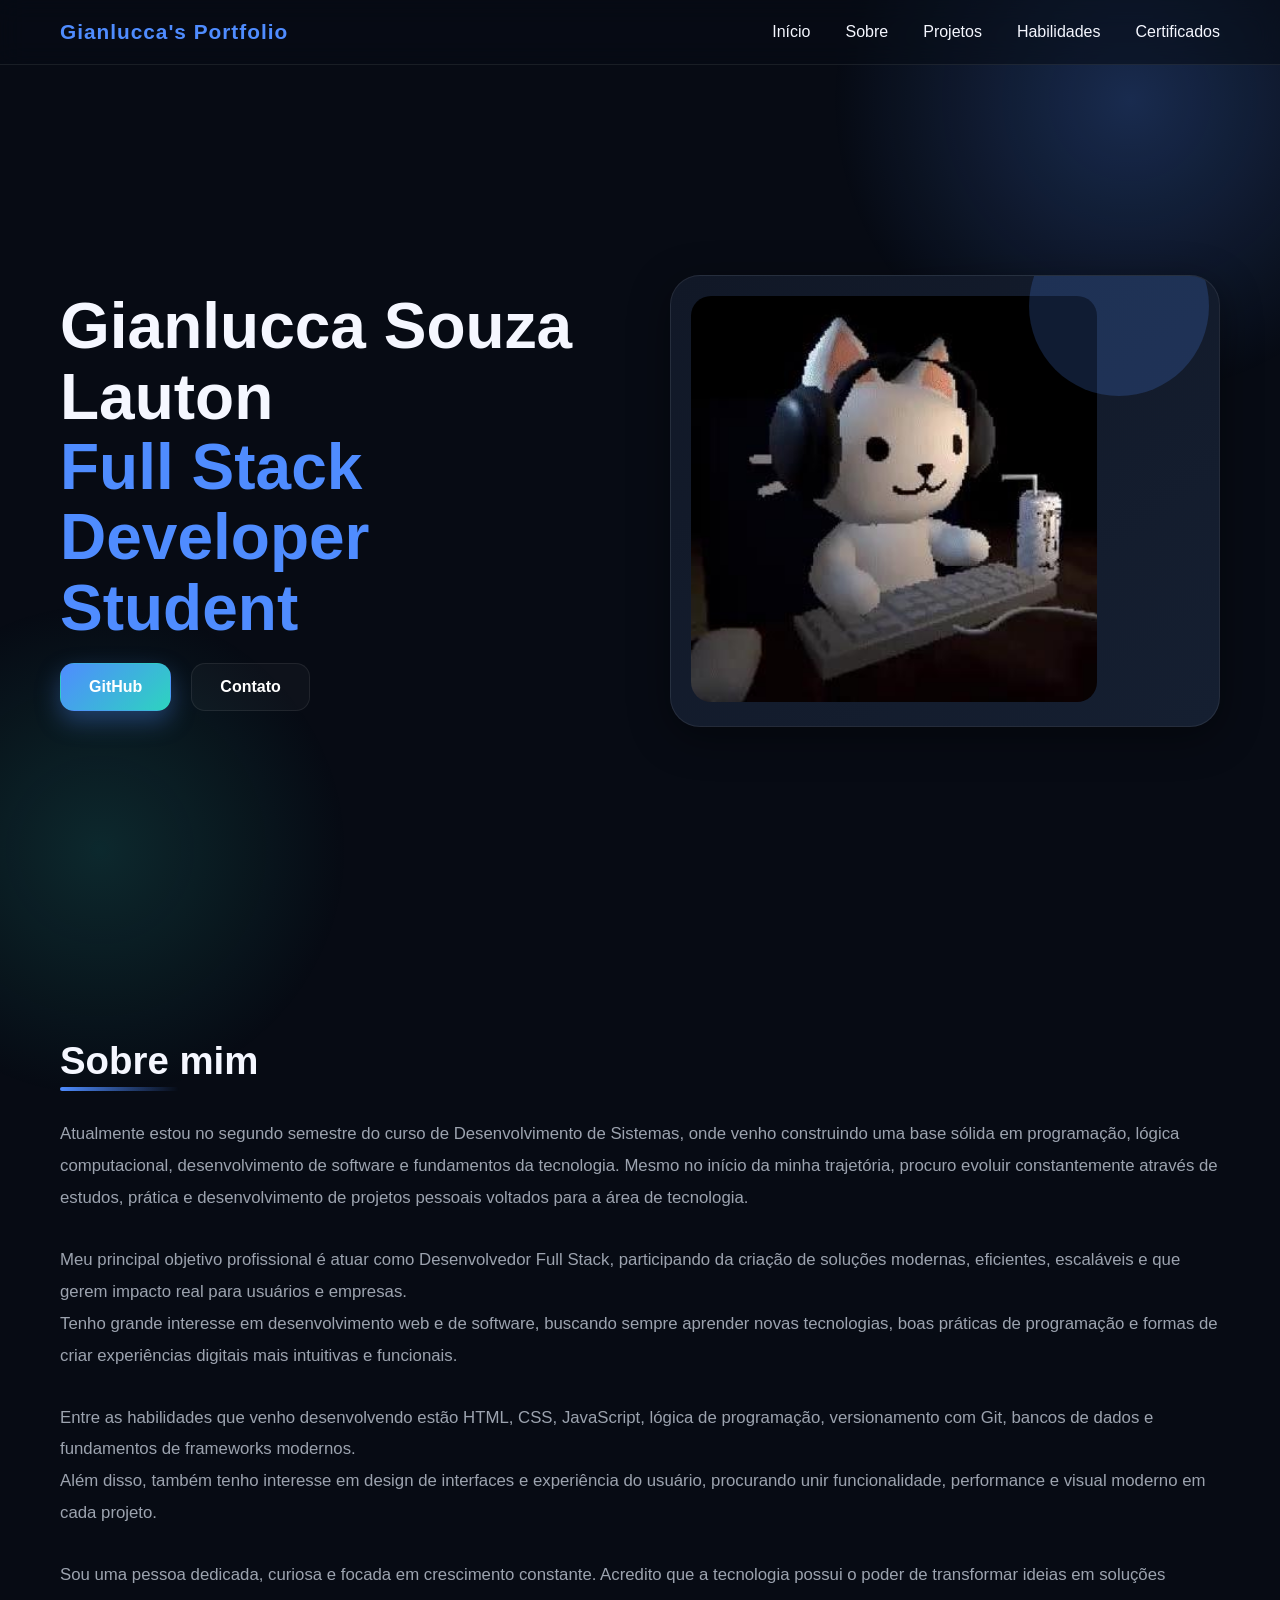
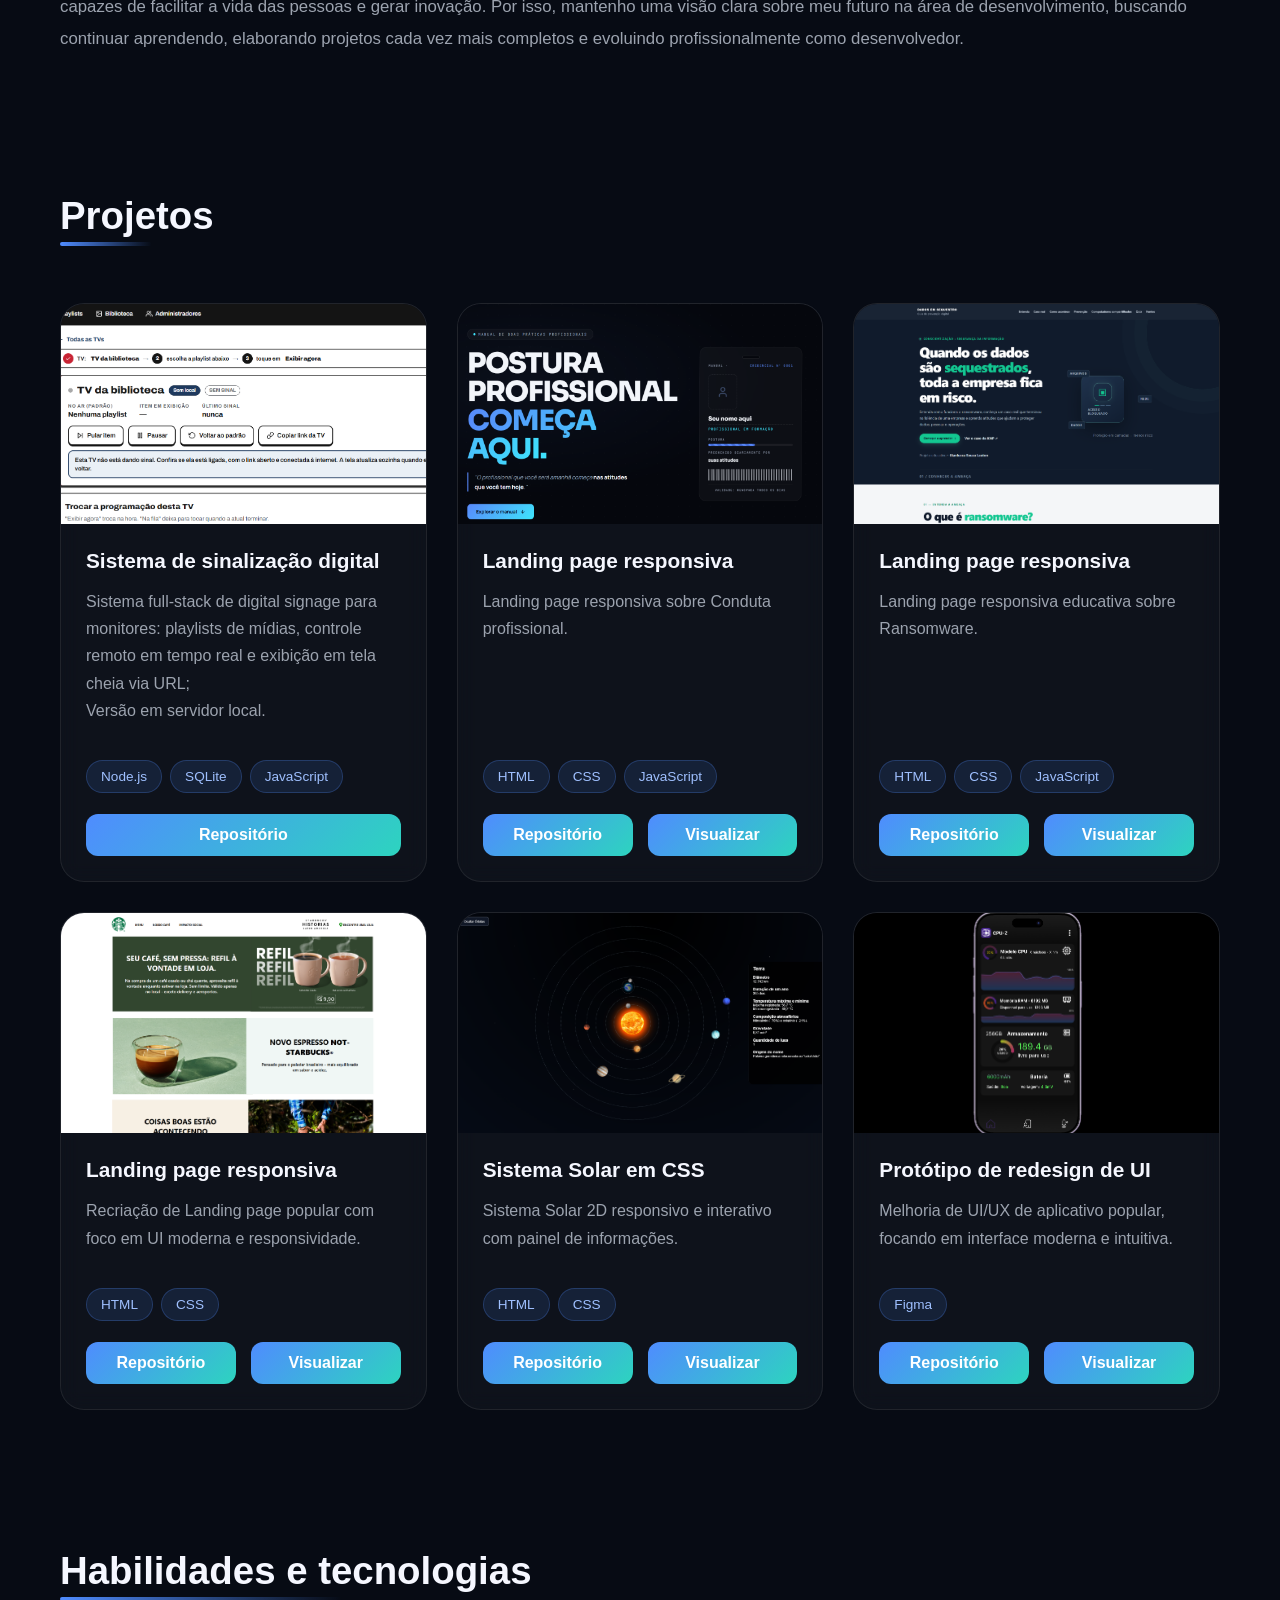
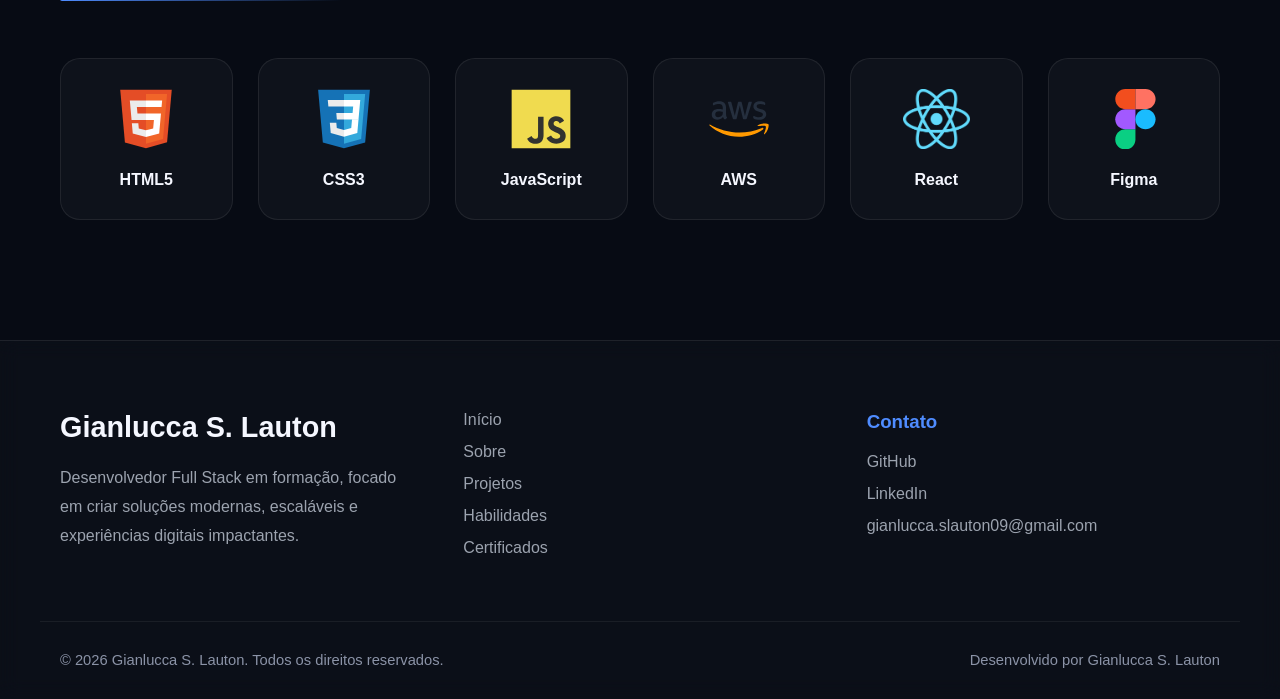
<file: index.html>
<!DOCTYPE html>
<html lang="pt-BR">
<head>
  <meta charset="UTF-8"/>
  <meta name="viewport" content="width=device-width, initial-scale=1.0" />

  <title>Gianlucca S. Lauton | Portfolio</title>


  <link rel="stylesheet" href="./css/style.css">

  <link rel="stylesheet" href="./css/about.css">
    <link rel="stylesheet" href="./css/animation.css">
      <link rel="stylesheet" href="./css/header.css">
        <link rel="stylesheet" href="./css/hero.css">
            <link rel="stylesheet" href="./css/footer.css">


  <link rel="shortcut icon" href="icons/favicon.ico" type="image/x-icon">


</head>
<body>

  <header>
    <nav>
      <div class="logo">Gianlucca's Portfolio</div>

      <div class="menu">
        <a href="#inicio">Início</a>
        <a href="#sobre">Sobre</a>
        <a href="#projetos">Projetos</a>
        <a href="#skills">Habilidades</a>
        <a href="./pages/certificates.html">Certificados</a>
      </div>

    </nav>

  </header>



  <section class="hero" id="inicio">

    <div class="hero-text">
      <h1>
        Gianlucca Souza Lauton
        <br>
        <span>Full Stack Developer Student</span>
      </h1>


      <div class="buttons">
        <a href="https://github.com/gianlucca-slauton" target="_blank" class="btn primary">GitHub</a>
        <a href="https://www.linkedin.com/in/gianlucca-souza-lauton" target="_blank" class="btn secondary">Contato</a>
      </div>
    </div>

    <div class="hero-card">
      <img src="./images/profile.jpg" alt="Profile">
    </div>

  </section>

 


  <section class="about" id="sobre">

    <h2 class="section-title">Sobre mim</h2>

    <p>
Atualmente estou no segundo semestre do curso de Desenvolvimento de Sistemas,
onde venho construindo uma base sólida em programação, lógica computacional,
desenvolvimento de software e fundamentos da tecnologia.
Mesmo no início da minha trajetória, procuro evoluir constantemente através
de estudos, prática e desenvolvimento de projetos pessoais voltados para
a área de tecnologia.
</p>

<p>
Meu principal objetivo profissional é atuar como Desenvolvedor Full Stack,
participando da criação de soluções modernas, eficientes, escaláveis e que
gerem impacto real para usuários e empresas.
<br>
Tenho grande interesse em desenvolvimento web e de software, buscando sempre
aprender novas tecnologias, boas práticas de programação e formas de criar
experiências digitais mais intuitivas e funcionais.
</p>

<p>
Entre as habilidades que venho desenvolvendo estão HTML, CSS, JavaScript,
lógica de programação, versionamento com Git, bancos de dados e fundamentos
de frameworks modernos.
<br>
Além disso, também tenho interesse em design de interfaces e experiência
do usuário, procurando unir funcionalidade, performance e visual moderno
em cada projeto.
</p>

<p>
Sou uma pessoa dedicada, curiosa e focada em crescimento constante.
Acredito que a tecnologia possui o poder de transformar ideias em soluções
capazes de facilitar a vida das pessoas e gerar inovação.
Por isso, mantenho uma visão clara sobre meu futuro na área de desenvolvimento, buscando
continuar aprendendo, elaborando projetos cada vez mais completos
e evoluindo profissionalmente como desenvolvedor.
</p>

  </section>




<section id="projetos">

  <h2 class="section-title">Projetos</h2>

  <div class="projects-grid">

     <!-- CARD 1 -->
    <div class="project-card">

      <div class="project-image">
        <img src="./images/painel-tvs.png" alt="Projeto 1">
      </div>

      <div class="project-content">
        <h3>Sistema de sinalização digital</h3>

        <p>
          Sistema full-stack de digital signage para monitores: playlists de mídias,
controle remoto em tempo real e exibição em tela cheia via URL; <br>
Versão em servidor local.
        </p>

        <div class="project-tags">
          <span>Node.js</span>
          <span>SQLite</span>
          <span>JavaScript</span>
        </div>

        <div class="project-buttons">
          <a href="https://github.com/gianlucca-slauton/painel-tvs-senai" target="_blank">Repositório</a>
          
        </div>
      </div>

    </div>

    <!-- CARD 2 -->
        <div class="project-card">

      <div class="project-image">
        <img src="./images/landing-page-conduta.png" alt="Projeto 5">
      </div>

      <div class="project-content">
        <h3>Landing page responsiva</h3>

        <p>
          Landing page responsiva sobre Conduta profissional.
        </p>

        <div class="project-tags">

          <span>HTML</span>
          <span>CSS</span>
          <span>JavaScript</span>
        </div>

        <div class="project-buttons">
          <a href="https://github.com/gianlucca-slauton/landing-conduta-profissional" target="_blank">Repositório</a>
          <a href="https://gianlucca-slauton.github.io/landing-conduta-profissional/" target="_blank">Visualizar</a>
        </div>
      </div>

    </div>



    <div class="project-card">

      <div class="project-image">
        <img src="./images/landing-page-ransomware.png" alt="Projeto 5">
      </div>

      <div class="project-content">
        <h3>Landing page responsiva</h3>

        <p>
          Landing page responsiva educativa sobre Ransomware.
        </p>

        <div class="project-tags">

          <span>HTML</span>
          <span>CSS</span>
          <span>JavaScript</span>
        </div>

        <div class="project-buttons">
          <a href="https://github.com/gianlucca-slauton/sipat-ciberseguranca/" target="_blank">Repositório</a>
          <a href="https://gianlucca-slauton.github.io/sipat-ciberseguranca/" target="_blank">Visualizar</a>
        </div>
      </div>

    </div>



    <!-- CARD 3 -->
    <div class="project-card">

      <div class="project-image">
        <img src="./images/landpage.png" alt="Projeto 3">
      </div>

      <div class="project-content">
        <h3>Landing page responsiva</h3>

        <p>
          Recriação de Landing page popular com foco em UI moderna e responsividade.
        </p>

        <div class="project-tags">
          <span>HTML</span>
          <span>CSS</span>
        </div>

        <div class="project-buttons">
          <a href="https://github.com/gianlucca-slauton/responsive-practice-landingpage-starbucks" target="_blank">Repositório</a>
          <a href="https://gianlucca-slauton.github.io/responsive-practice-landingpage-starbucks/" target="_blank">Visualizar</a>
        </div>
      </div>

    </div>



<!-- CARD 4 -->
    <div class="project-card">

      <div class="project-image">
        <img src="./images/sistema-solar.png" alt="Projeto 2">
      </div>

      <div class="project-content">
        <h3>Sistema Solar em CSS</h3>

        <p>
          Sistema Solar 2D responsivo e interativo com painel de informações.
        </p>
      

        <div class="project-tags">
          <span>HTML</span>
          <span>CSS</span>
        </div>

        <div class="project-buttons">
          <a href="https://github.com/gianlucca-slauton/interactive-solar-system-html-css" target="_blank">Repositório</a>
          <a href="https://gianlucca-slauton.github.io/interactive-solar-system-html-css/" target="_blank">Visualizar</a>
        </div>
      </div>

    </div>

    <!-- CARD 5 -->
    <div class="project-card">

      <div class="project-image">
        <img src="./images/prototype.png" alt="Projeto 4">
      </div>

      <div class="project-content">
        <h3>Protótipo de redesign de UI</h3>

        <p>
          Melhoria de UI/UX de aplicativo popular, focando em interface moderna e intuitiva.
        </p>

        <div class="project-tags">

          <span>Figma</span>
        </div>

        <div class="project-buttons">
          <a href="https://github.com/gianlucca-slauton/figma-redesign-ux-cpuz-concept" target="_blank">Repositório</a>
          <a href="https://www.figma.com/proto/5Cjsw9yUqAnfqUIAmeeuTy/Recriação-CPU-Z" target="_blank">Visualizar</a>
        </div>
      </div>

    </div>

    

  </div>

</section>

  


  <section id="skills">

    <h2 class="section-title">Habilidades e tecnologias</h2>

    <div class="skills-grid">

      <div class="skill-card">
        <img src="./assets/html5.svg">
        <h3>HTML5</h3>
      </div>

      <div class="skill-card">
        <img src="./assets/css3.svg">
        <h3>CSS3</h3>
      </div>

      <div class="skill-card">
        <img src="./assets/javascript.svg">
        <h3>JavaScript</h3>
      </div>

    
      <div class="skill-card">
        <img src="./assets/aws.svg">
        <h3>AWS</h3>
      </div>

      <div class="skill-card">
        <img src="./assets/react.webp">
        <h3>React</h3>
      </div>

      <div class="skill-card">
        <img src="./assets/figma.svg">
        <h3>Figma</h3>
      </div>

     
    </div>

  </section>



  <!-- FOOTER -->

<footer class="footer">

  <div class="footer-container">

    <!-- ESQUERDA -->

    <div class="footer-brand">

      <h2>
        Gianlucca S. Lauton
      </h2>

      <p>
        Desenvolvedor Full Stack em formação,
        focado em criar soluções modernas,
        escaláveis e experiências digitais
        impactantes.
      </p>

    </div>

    <!-- LINKS -->

    <div class="footer-links">


      <a href="#inicio">Início</a>
      <a href="#sobre">Sobre</a>
      <a href="#projetos">Projetos</a>
      <a href="#skills">Habilidades</a>
      <a href="./pages/certificates.html">Certificados</a>

    </div>

    <!-- CONTATO -->

    <div class="footer-contact">

      <h3>
        Contato
      </h3>

      <a href="https://github.com/gianlucca-slauton" target="_blank">
        GitHub
      </a>

      <a href="https://www.linkedin.com/in/gianlucca-souza-lauton/" target="_blank">
        LinkedIn
      </a>

      <a href="mailto:gianlucca.slauton09@gmail.com" target="_blank">
        gianlucca.slauton09@gmail.com
      </a>


    </div>

  </div>

  <!-- COPYRIGHT -->

  <div class="footer-bottom">

    <p>
      © 2026 Gianlucca S. Lauton.
      Todos os direitos reservados.
    </p>

    <p>
      Desenvolvido por Gianlucca S. Lauton
    </p>

  </div>

</footer>


</body>
</html>
</file>
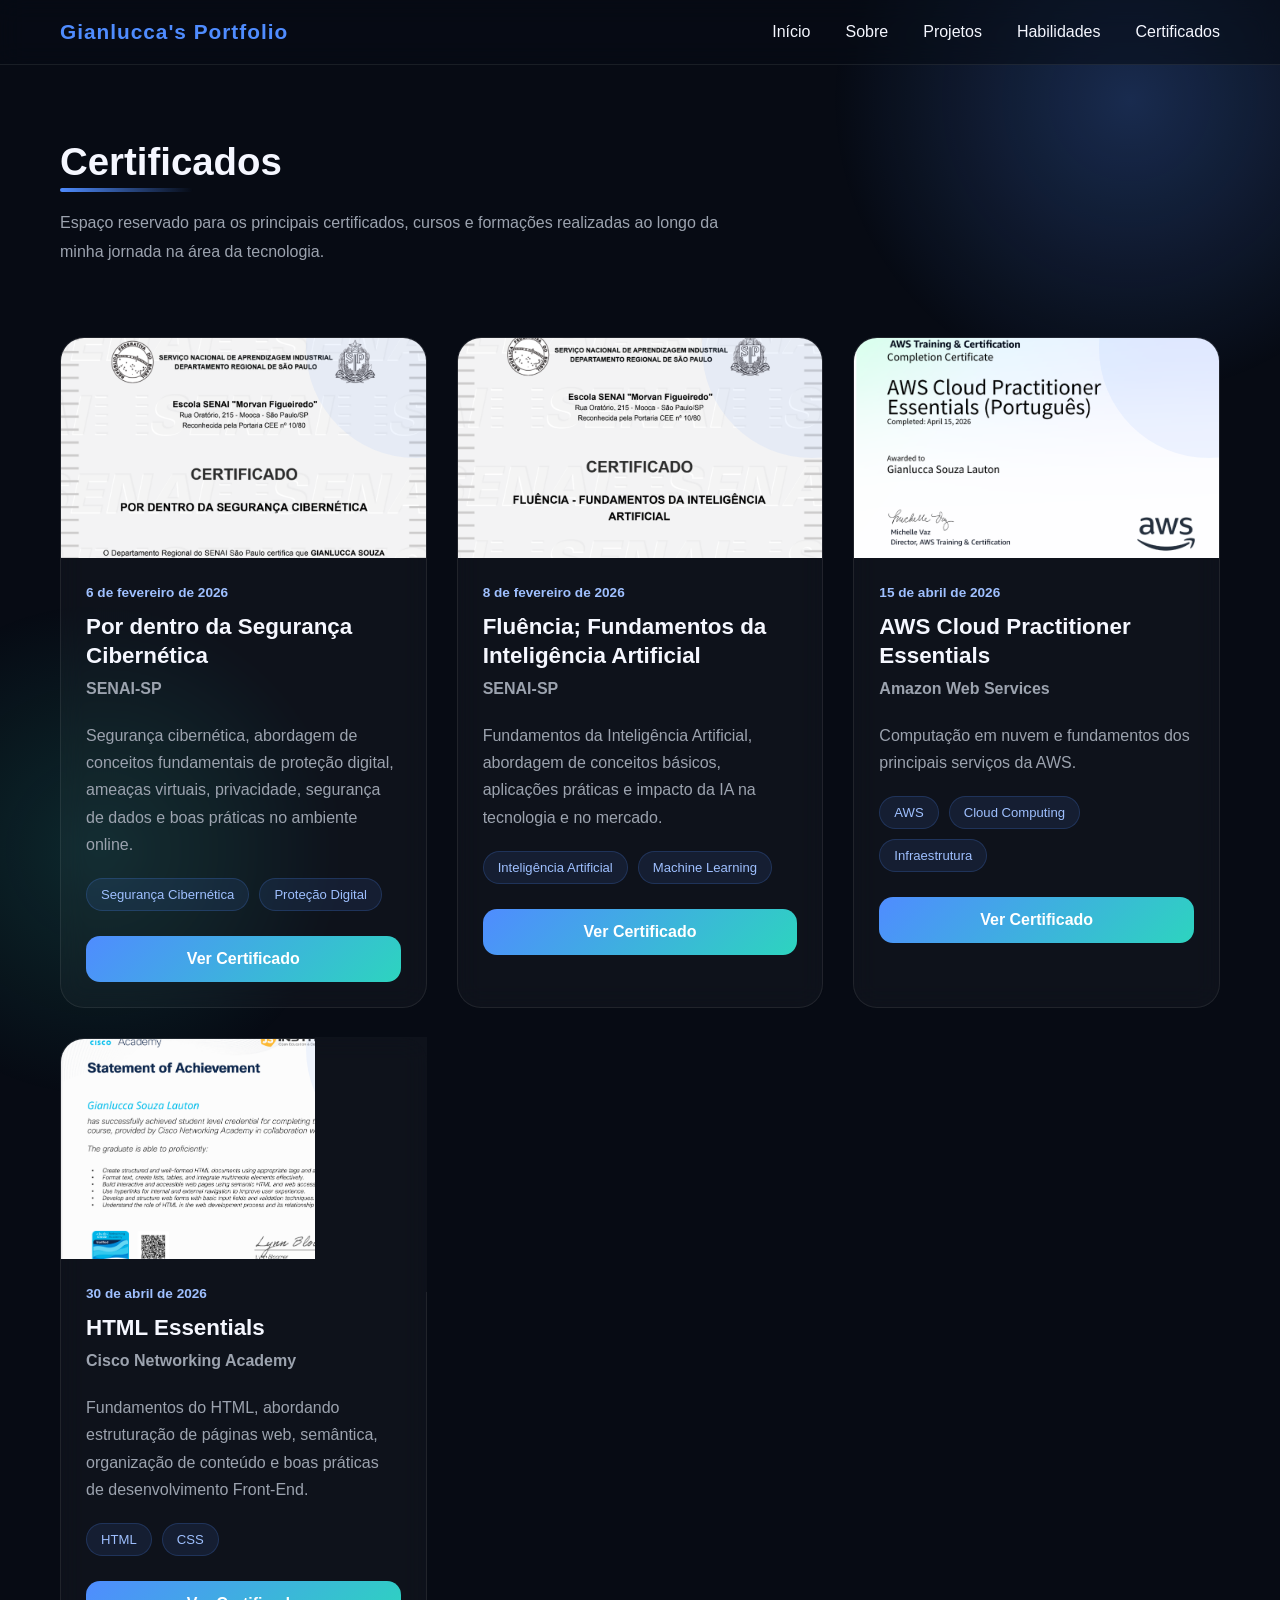
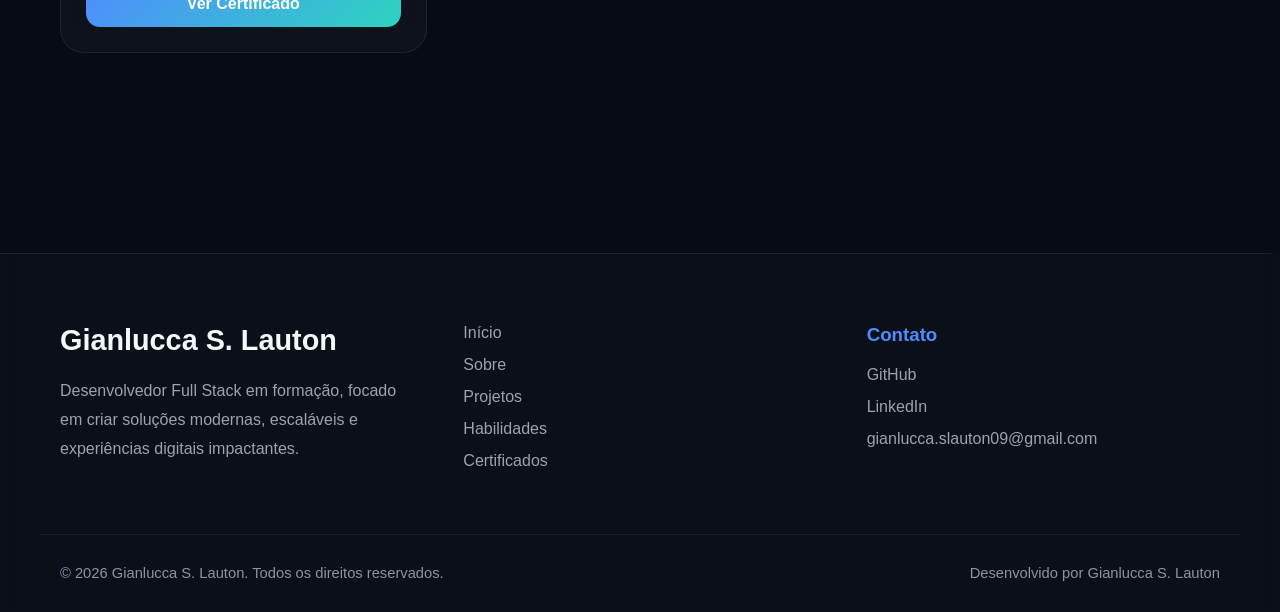
<file: pages/certificates.html>
<!DOCTYPE html>
<html lang="pt-br">
<head>
  <meta charset="UTF-8">
  <meta name="viewport" content="width=device-width, initial-scale=1.0">
  <title>Certificados | Gianlucca</title>

  <link rel="stylesheet" href="./certificates.css">
    <link rel="stylesheet" href="../css/style.css">
    <link rel="stylesheet" href="../css/header.css">
    <link rel="stylesheet" href="../css/animation.css">
    <link rel="stylesheet" href="../css/footer.css">
    <link rel="stylesheet" href="../css/about.css">

  
</head>

<body>

<header>
    <nav>
      <div class="logo">Gianlucca's Portfolio</div>

      <div class="menu">
        <a href="../index.html#inicio">Início</a>
        <a href="../index.html#sobre">Sobre</a>
        <a href="../index.html#projetos">Projetos</a>
        <a href="../index.html#skills">Habilidades</a>
        <a href="#certificates">Certificados</a>
      </div>

    </nav>

  </header>


  <section class="certificates-page">

    <div class="certificates-container">

      <!-- HEADER -->

      <div class="certificates-header">

        <h1 class="section-title">
          Certificados
        </h1>

        <p>
      Espaço reservado para os principais certificados, cursos e formações realizadas ao longo da minha jornada na área da tecnologia.
        </p>

      </div>

      <!-- GRID -->

      <div class="certificates-grid">


<!-- CERTIFICADO 1 -->

<div class="certificate-card">

          <div class="certificate-image">
            <img src="../images/certificado-1.png" alt="Certificado">
          </div>

          <div class="certificate-content">

            <span class="certificate-date">
              6 de fevereiro de 2026
            </span>

            <h3>
              Por dentro da Segurança Cibernética <p>SENAI-SP</p>
            </h3>

            <p>
              Segurança cibernética, abordagem de conceitos
fundamentais de proteção digital, ameaças virtuais, privacidade,
segurança de dados e boas práticas no ambiente online.
            </p>

            <div class="certificate-tags">
              <span>Segurança Cibernética</span>
              <span>Proteção Digital</span>
            </div>

            <a target="_blank" href="https://www.sp.senai.br/consulta-certificado?qrcode=00038576/8376580" class="certificate-button">
              Ver Certificado
            </a>

          </div>

        </div>


  
        <!-- CERTIFICADO 2 -->
        
        <div class="certificate-card">

          <div class="certificate-image">
            <img src="../images/certificado-2.png" alt="Certificado">
          </div>

          <div class="certificate-content">

            <span class="certificate-date">
              8 de fevereiro de 2026
            </span>

            <h3>
              Fluência; Fundamentos da Inteligência Artificial <p>SENAI-SP</p>
            </h3>

            <p>
              Fundamentos da Inteligência Artificial,
abordagem de conceitos básicos, aplicações práticas e impacto da IA
na tecnologia e no mercado.
            </p>

            <div class="certificate-tags">
              <span>Inteligência Artificial</span>
              <span>Machine Learning</span>
            
            </div>

            <a target="_blank" href="https://www.sp.senai.br/consulta-certificado?qrcode=00048457/8376580" class="certificate-button">
              Ver Certificado
            </a>

          </div>

        </div>


        <!-- CERTIFICADO 3 -->

        <div class="certificate-card">

          <div class="certificate-image">
            <img src="../images/certificado-3.png" alt="Certificado">
          </div>

          <div class="certificate-content">

            <span class="certificate-date">
              15 de abril de 2026
            </span>

            <h3>
              AWS Cloud Practitioner Essentials <p>Amazon Web Services</p>
            </h3>

            <p>
              Computação em nuvem e fundamentos dos principais
serviços da AWS.
            </p>

            <div class="certificate-tags">
              <span>AWS</span>
              <span>Cloud Computing</span>
              <span>Infraestrutura</span>
            </div>

            <a target="_blank" href="https://drive.google.com/drive/folders/1IDmWx9cEsPRbY0_BwdIr0Rg-jYfIDqcG?usp=sharing" class="certificate-button">
              Ver Certificado
            </a>

          </div>

        </div>

<!-- CERTIFICADO 4 -->

<div class="certificate-card">

          <div class="certificate-image">
            <img src="../images/certificado-4.png" alt="Certificado">
          </div>

          <div class="certificate-content">

            <span class="certificate-date">
              30 de abril de 2026
            </span>

            <h3>
              HTML Essentials <p>Cisco Networking Academy</p>
            </h3>

            <p>
              Fundamentos do HTML, abordando estruturação
de páginas web, semântica, organização de conteúdo e boas práticas de
desenvolvimento Front-End.
            </p>

            <div class="certificate-tags">
              <span>HTML</span>
              <span>CSS</span>
            </div>

            <a target="_blank" href="https://drive.google.com/drive/folders/1t74Ov1t1pBu6fkX3vfiu4K1hlNzDasCO?usp=drive_link" class="certificate-button">
              Ver Certificado
            </a>

          </div>

        </div>


          </div>

        </div>


      </div>

    </div>

  </section>



  <!-- FOOTER -->

<footer class="footer">

  <div class="footer-container">

    <!-- ESQUERDA -->

    <div class="footer-brand">

      <h2>
        Gianlucca S. Lauton
      </h2>

      <p>
        Desenvolvedor Full Stack em formação,
        focado em criar soluções modernas,
        escaláveis e experiências digitais
        impactantes.
      </p>

    </div>

    <!-- LINKS -->

    <div class="footer-links">

        <a href="../index.html#inicio">Início</a>
        <a href="../index.html#sobre">Sobre</a>
        <a href="../index.html#projetos">Projetos</a>
        <a href="../index.html#skills">Habilidades</a>
        <a href="#certificates">Certificados</a>

    </div>

     <!-- CONTATO -->

    <div class="footer-contact">

      <h3>
        Contato
      </h3>

      <a href="https://github.com/gianlucca-slauton" target="_blank">
        GitHub
      </a>

      <a href="https://www.linkedin.com/in/gianlucca-souza-lauton/" target="_blank">
        LinkedIn
      </a>
      
      <a href="mailto:gianlucca.slauton09@gmail.com" target="_blank">
        gianlucca.slauton09@gmail.com
      </a>

    </div>

  </div>

  <!-- COPYRIGHT -->

  <div class="footer-bottom">

    <p>
      © 2026 Gianlucca S. Lauton.
      Todos os direitos reservados.
    </p>

    <p>
      Desenvolvido por Gianlucca S. Lauton
    </p>

  </div>

</footer>


</body>
</html>
</file>
<file: css/style.css>
*{
      margin:0;
      padding:0;
      box-sizing:border-box;
      scroll-behavior:smooth;
  
    }

    body{
      scroll-behavior:smooth;
    }

    :root{
      --bg:#070b14;
      --card:#111827;
      --card2:#151f31;
      --text:#f5f7ff;
      --gray:#9ca3af;
      --blue:#4f8cff;
      --cyan:#2dd4bf;
      --border:#ffffff14;
      --shadow:0 10px 40px #00000066;
    }

    body{
      font-family: Arial, Helvetica, sans-serif;
      background: var(--bg);
      color: var(--text);
      overflow-x:hidden;
    }




    




    /* RESPONSIVE */

    @media(max-width:900px){

      .hero{
        grid-template-columns:1fr !important;
      }

      .hero-text h1{
        margin-top:20%;
        font-size:2.5rem !important;
      }

      .menu{
        gap:5% !important;
        font-size:.8rem !important;
      }

     .logo{
        display:none;
      }


        .timeline{
    width:100%;
    display:flex;
    flex-direction:column;
    align-items:center;
    gap:22px;
    position:relative;
    padding:20px 0;
  }

  /* linha no fundo */
  .timeline::before{
    content:"";
    position:absolute;
    top:0;
    left:50%;
    transform:translateX(-50%);
    width:2px;
    height:100%;
    background:linear-gradient(
      to bottom,
      transparent,
      var(--blue),
      var(--cyan),
      transparent
    );
    opacity:.5;
    z-index:0;
  }

  /* RESET TOTAL DOS ITEMS */
  .timeline-item,
  .timeline-item.left,
  .timeline-item.right{
    position:relative;
    width:100%;
    left:0 !important;
    padding:0;
    margin:0;
    display:flex;
    justify-content:center;
  }

  /* remove bolinhas antigas */
  .timeline-item::after{
    display:none !important;
  }

  /* CARD */
  .timeline-content{
    width:min(92%, 420px);
    padding:18px;
    border-radius:18px;
    position:relative;
    z-index:2;

    background:rgba(255,255,255,.04);
    border:1px solid rgba(255,255,255,.08);

    backdrop-filter:blur(10px);

    overflow:hidden;
  }

  /* imagem */
  .timeline-image{
    width:100%;
    height:140px;
    border-radius:14px;
    overflow:hidden;
    margin-bottom:15px;
  }

  .timeline-image img{
    width:100%;
    height:100%;
    object-fit:cover;
    display:block;
  }

  /* data */
  .timeline-date{
    font-size:.75rem;
    display:block;
    margin-bottom:10px;
  }

  /* titulo */
  .timeline-content h3{
    font-size:1.1rem;
    line-height:1.3;
    margin-bottom:12px;

    word-break:break-word;
  }

  /* descrição */
  .timeline-content p{
    font-size:.92rem;
    line-height:1.6;
    margin-bottom:15px;

    word-break:break-word;
  }

  /* aprendido */
  .timeline-learned{
    padding:12px;
    font-size:.88rem;
    line-height:1.5;
    border-radius:14px;
  }
    }
</file>
<file: css/about.css>
.section-title{
      font-size:2.4rem;
      margin-bottom:5px;
      padding-top:12%;
      position:relative;
      display:inline-block;
    }

    .section-title::after{
      content:"";
      width:60%;
      height:4px;
      background:linear-gradient(to right,var(--blue),transparent);
      position:absolute;
      left:0;
      bottom:-8px;
      border-radius:20px;
    }

    .about p{
      color:var(--gray);
      line-height:1.9;
      margin-top:30px;
      font-size:1.05rem;
    }

    /* PROJETOS */


.projects-grid{
  margin-top:60px;
  display:grid;
  grid-template-columns:repeat(auto-fit,minmax(320px,1fr));
  gap:30px;
}

.project-card{
  background:#ffffff08;
  border:1px solid var(--border);
  border-radius:24px;
  overflow:hidden;
  transition:.4s;
  position:relative;
  backdrop-filter:blur(10px);
}

.project-card:hover{
  transform:translateY(-12px);
  border-color:#4f8cff73;
  box-shadow:0 20px 40px #00000059;
}

.project-image{
  overflow:hidden;
  height:220px;
}

.project-image img{
  width:100%;
  height:100%;
  object-fit:cover;
  transition:.5s;
}

.project-card:hover img{
  transform:scale(1.08);
}

.project-content{
  padding:25px;
}

.project-content h3{
  margin-bottom:15px;
  font-size:1.3rem;
}

.project-content p{
  color:var(--gray);
  line-height:1.7;
  margin-bottom:20px;
}

.project-tags{
  display:flex;
  flex-wrap:wrap;
  gap:10px;
  margin-bottom:25px;
}

.project-tags span{
  background:#4f8cff1f;
  border:1px solid #4f8cff40;
  color:#9fc0ff;
  padding:8px 14px;
  border-radius:999px;
  font-size:.85rem;
}

.project-buttons{
  display:flex;
  gap:15px;
}

.project-buttons a{
  flex:1;
  text-align:center;
  padding:12px;
  border-radius:12px;
  text-decoration:none;
  color:#ffffff;
  font-weight:700;
  transition:.3s;
  background:linear-gradient(135deg,var(--blue),var(--cyan));
}

.project-buttons a:hover{
  transform:translateY(-4px);
}


    /* SKILLS */

    .skills-grid{
      margin-top:60px;
      display:grid;
      grid-template-columns:repeat(auto-fit,minmax(150px,1fr));
      gap:25px;
    }

    .skill-card{
      background:#ffffff08;
      border:1px solid var(--border);
      border-radius:20px;
      padding:30px 20px;
      text-align:center;
      transition:.35s;
      position:relative;
      overflow:hidden;
    }

    .skill-card::before{
      content:"";
      position:absolute;
      width:100%;
      height:100%;
      background:linear-gradient(135deg, rgba(79,140,255,.1), transparent);
      left:-100%;
      top:0;
      transition:.5s;
    }

    .skill-card:hover::before{
      left:0;
    }

    .skill-card:hover{
      transform:translateY(-10px);
      border-color:#4f8cff80;
    }

    .skill-card img{
      height:60px;
      margin-bottom:18px;
    }

    .skill-card h3{
      font-size:1rem;
    }


    /* Cards com altura igual e botões sempre no fundo */
.projects-grid{
  display: grid;
  grid-template-columns: repeat(auto-fit, minmax(280px, 1fr));
  align-items: stretch;          /* cards da mesma linha crescem juntos */
}

.project-card{
  display: flex;
  flex-direction: column;        /* imagem, texto e botões empilham */
  height: 100%;
}

.project-card .project-image{
  flex-shrink: 0;                /* imagem nunca é espremida */
}

.project-content{
  flex: 1;                       /* ocupa o espaço que sobrar no card */
  display: flex;
  flex-direction: column;
}

.project-buttons{
  margin-top: auto;              /* ← o truque: cola os botões no fundo */
  padding-top: 16px;             /* respiro em relação às tags/texto */
}



.project-tags{
  margin-top: auto;              /* as tags sobem até o fim do espaço vazio... */
  margin-bottom: 3%;              /* ...e ficam coladas em cima dos botões */
  padding-top: 16px;             /* respiro em relação ao texto */
  display: flex;
  flex-wrap: wrap;               /* se muitas tags, quebram sem estourar */
  gap: 8px;                      /* espaçamento entre elas */
}

.project-buttons{
  margin-top: 0;                 /* quem "empurra" agora é a fileira de tags */
  padding-top: 12px;             /* respiro entre tags e botões */
}
</file>
<file: css/animation.css>
body::before{
      content:"";
      position:fixed;
      width:600px;
      height:600px;
      background: radial-gradient(circle, #4f8cff40 0%, transparent 70%);
      top:-200px;
      right:-150px;
      z-index:-1;
      animation: float 8s ease-in-out infinite;
    }

    body::after{
      content:"";
      position:fixed;
      width:500px;
      height:500px;
      background: radial-gradient(circle, #2dd4bf26 0%, transparent 70%);
      bottom:-200px;
      left:-150px;
      z-index:-1;
      animation: float2 10s ease-in-out infinite;
    }

    @keyframes float{
      0%,100%{
        transform:translateY(0px);
      }
      50%{
        transform:translateY(40px);
      }
    }

    @keyframes float2{
      0%,100%{
        transform:translateY(0px);
      }
      50%{
        transform:translateY(-40px);
      }
    }





    @keyframes floatingCard{
      0%,100%{
        transform:translateY(0px);
      }
      50%{
        transform:translateY(-12px);
      }
    }

    @keyframes fadeUp{
      from{
        opacity:0;
        transform:translateY(40px);
      }
      to{
        opacity:1;
        transform:translateY(0px);
      }
    }
</file>
<file: css/header.css>
header{
      width:100%;
      position:fixed;
      top:0;
      left:0;
      backdrop-filter: blur(12px);
      background: #070b148c;
      border-bottom:1px solid var(--border);
      z-index:1000;
    }

    nav{
      max-width:1200px;
      margin:auto;
      padding:20px;
      display:flex;
      align-items:center;
      justify-content:space-between;
    }

    .logo{
      font-size:1.3rem;
      font-weight:800;
      color:var(--blue);
      letter-spacing:1px;
    }

    .menu{
      display:flex;
      gap:35px;
    }

    .menu a{
      color:var(--text);
      text-decoration:none;
      position:relative;
      transition:.3s;
    }

    .menu a::after{
      content:"";
      position:absolute;
      left:0;
      bottom:-6px;
      width:0%;
      height:2px;
      background:var(--cyan);
      transition:.3s;
    }

    .menu a:hover::after{
      width:100%;
    }

    section{
      max-width:1200px;
      margin:auto;
      padding:0px 20px;
    }
</file>
<file: css/hero.css>
.hero{
      min-height:100vh;
      display:grid;
      grid-template-columns:1fr 1fr;
      align-items:center;
      gap:60px;
      padding-top:8%;
    }

    .hero-text{
      animation: fadeUp 1s ease;
    }

    .hero-text h1{
      font-size:4rem;
      line-height:1.1;
      margin-bottom:20px;
    }

    .hero-text span{
      color:var(--blue);
    }

    .hero-text p{
      color:var(--gray);
      font-size:1.05rem;
      line-height:1.8;
      margin-bottom:35px;
    }

    .buttons{
      display:flex;
      gap:20px;
      flex-wrap:wrap;
    }

    .btn{
      padding:14px 28px;
      border-radius:14px;
      text-decoration:none;
      font-weight:700;
      transition:.35s;
      border:1px solid transparent;
    }

    .primary{
      background:linear-gradient(135deg,var(--blue),var(--cyan));
      color:#ffffff;
      box-shadow:0 10px 25px #4f8cff59;
    }

    .primary:hover{
      transform:translateY(-5px) scale(1.03);
    }

    .secondary{
      border:1px solid var(--border);
      color:#ffffff;
      background:#ffffff08;
    }

    .secondary:hover{
      border-color:var(--blue);
      transform:translateY(-5px);
    }

    .hero-card{
      background:linear-gradient(145deg,var(--card),var(--card2));
      border:1px solid var(--border);
      border-radius:30px;
      padding:20px;
      box-shadow:var(--shadow);
      position:relative;
      overflow:hidden;
      animation: floatingCard 5s ease-in-out infinite;
    }

    .hero-card::before{
      content:"";
      position:absolute;
      width:180px;
      height:180px;
      background:#4f8cff33;
      border-radius:50%;
      top:-60px;
      right:10px;
    }

    .hero-card img{
      width:80%;
      border-radius:20px;
      transition:.4s;
    }

    .hero-card img:hover{
      transform:scale(1.04);
    }
</file>
<file: css/footer.css>
.footer{
  margin-top:120px;

  border-top:1px solid var(--border);

  background:#ffffff05;

  backdrop-filter:blur(10px);
}

.footer-container{
  max-width:1200px;

  margin:auto;
  padding:70px 20px 50px;

  display:grid;
  grid-template-columns:repeat(auto-fit,minmax(250px,1fr));

  gap:50px;
}

.footer h2{
  font-size:1.8rem;
  margin-bottom:20px;
}

.footer h3{
  margin-bottom:20px;
  color:var(--blue);
}

.footer p{
  color:var(--gray);
  line-height:1.8;
}

.footer-links,
.footer-contact{
  display:flex;
  flex-direction:column;
}

.footer-links a,
.footer-contact a{
  color:var(--gray);

  text-decoration:none;

  margin-bottom:14px;

  transition:.3s;
}

.footer-links a:hover,
.footer-contact a:hover{
  color:#ffffff;
  transform:translateX(6px);
}

/* BOTTOM */

.footer-bottom{
  border-top:1px solid #ffffff0f;

  padding:25px 20px;

  display:flex;
  justify-content:space-between;
  align-items:center;
  flex-wrap:wrap;

  gap:15px;

  max-width:1200px;
  margin:auto;
}

.footer-bottom p{
  color:#8b93a7;
  font-size:.92rem;
}

/* RESPONSIVO */

@media(max-width:768px){

  .footer-container{
    gap:35px;
  }

  .footer-bottom{
    flex-direction:column;
    text-align:center;
  }

}
</file>
<file: pages/certificates.css>
.certificates-page{
      min-height:100vh;
      padding:140px 20px 80px;
    }

    .certificates-container{
      max-width:1200px;
      margin:auto;
    }

    .certificates-header{
      margin-bottom:70px;
    }

    .certificates-header p{
      margin-top:20px;
      color:var(--gray);
      max-width:700px;
      line-height:1.8;
    }

    /* GRID */

    .certificates-grid{
      display:grid;
      grid-template-columns:repeat(auto-fit,minmax(320px,1fr));
      gap:30px;
    }

    /* CARD */

    .certificate-card{
      position:relative;
      overflow:hidden;

      background:#ffffff08;
      border:1px solid var(--border);

      border-radius:24px;

      backdrop-filter:blur(12px);

      transition:.4s;
    }

    .certificate-card:hover{
      transform:translateY(-10px);
      border-color:#4f8cff73;
      box-shadow:0 20px 40px #00000059;
    }

    .certificate-card::before{
      content:"";
      position:absolute;

      width:220px;
      height:220px;

      background:#4f8cff14;

      border-radius:50%;

      top:-100px;
      right:-100px;
    }

    /* IMAGE */

    .certificate-image{
      width:100%;
      height:220px;
      overflow:hidden;
    }

    .certificate-image img{
      width:100%;
      height:100%;
      object-fit:cover;
      transition:.5s;
    }

    .certificate-card:hover img{
      transform:scale(1.05);
    }

    /* CONTENT */

    .certificate-content{
      padding:25px;
      position:relative;
      z-index:2;
    }

    .certificate-date{
      display:inline-block;
      margin-bottom:12px;

      color:#9fc0ff;
      font-size:.85rem;
      font-weight:700;
    }

    .certificate-content h3{
      font-size:1.4rem;
      margin-bottom:15px;
      line-height:1.3;
    }

    .certificate-content p{
      color:var(--gray);
      line-height:1.7;
      margin-bottom:20px;
    }

    /* TAGS */

    .certificate-tags{
      display:flex;
      flex-wrap:wrap;
      gap:10px;
      margin-bottom:25px;
    }

    .certificate-tags span{
      background:#4f8cff1a;
      border:1px solid #4f8cff33;

      color:#9fc0ff;

      padding:8px 14px;
      border-radius:999px;

      font-size:.82rem;
    }

    /* BUTTON */

    .certificate-button{
      display:inline-flex;
      align-items:center;
      justify-content:center;

      width:100%;
      padding:14px;

      border-radius:14px;

      text-decoration:none;
      font-weight:700;

      background:linear-gradient(
        135deg,
        var(--blue),
        var(--cyan)
      );

      color:#ffffff;

      transition:.35s;
    }

    .certificate-button:hover{
      transform:translateY(-4px);
    }


    h3 p{
      font-size:1rem;
      color:var(--gray);
      margin-top:5px;
    }


    .section-title{
      font-size:2.4rem;
      margin-bottom:5px;
      padding-top:0 !important;
      position:relative;
      display:inline-block;
    }




    /* RESPONSIVO */

    @media(max-width:768px){

      .certificates-page{
        padding-top:120px;
      }

      .certificates-grid{
        grid-template-columns:1fr;
      }

      .certificate-content h3{
        font-size:1.2rem;
      }

    }
</file>
